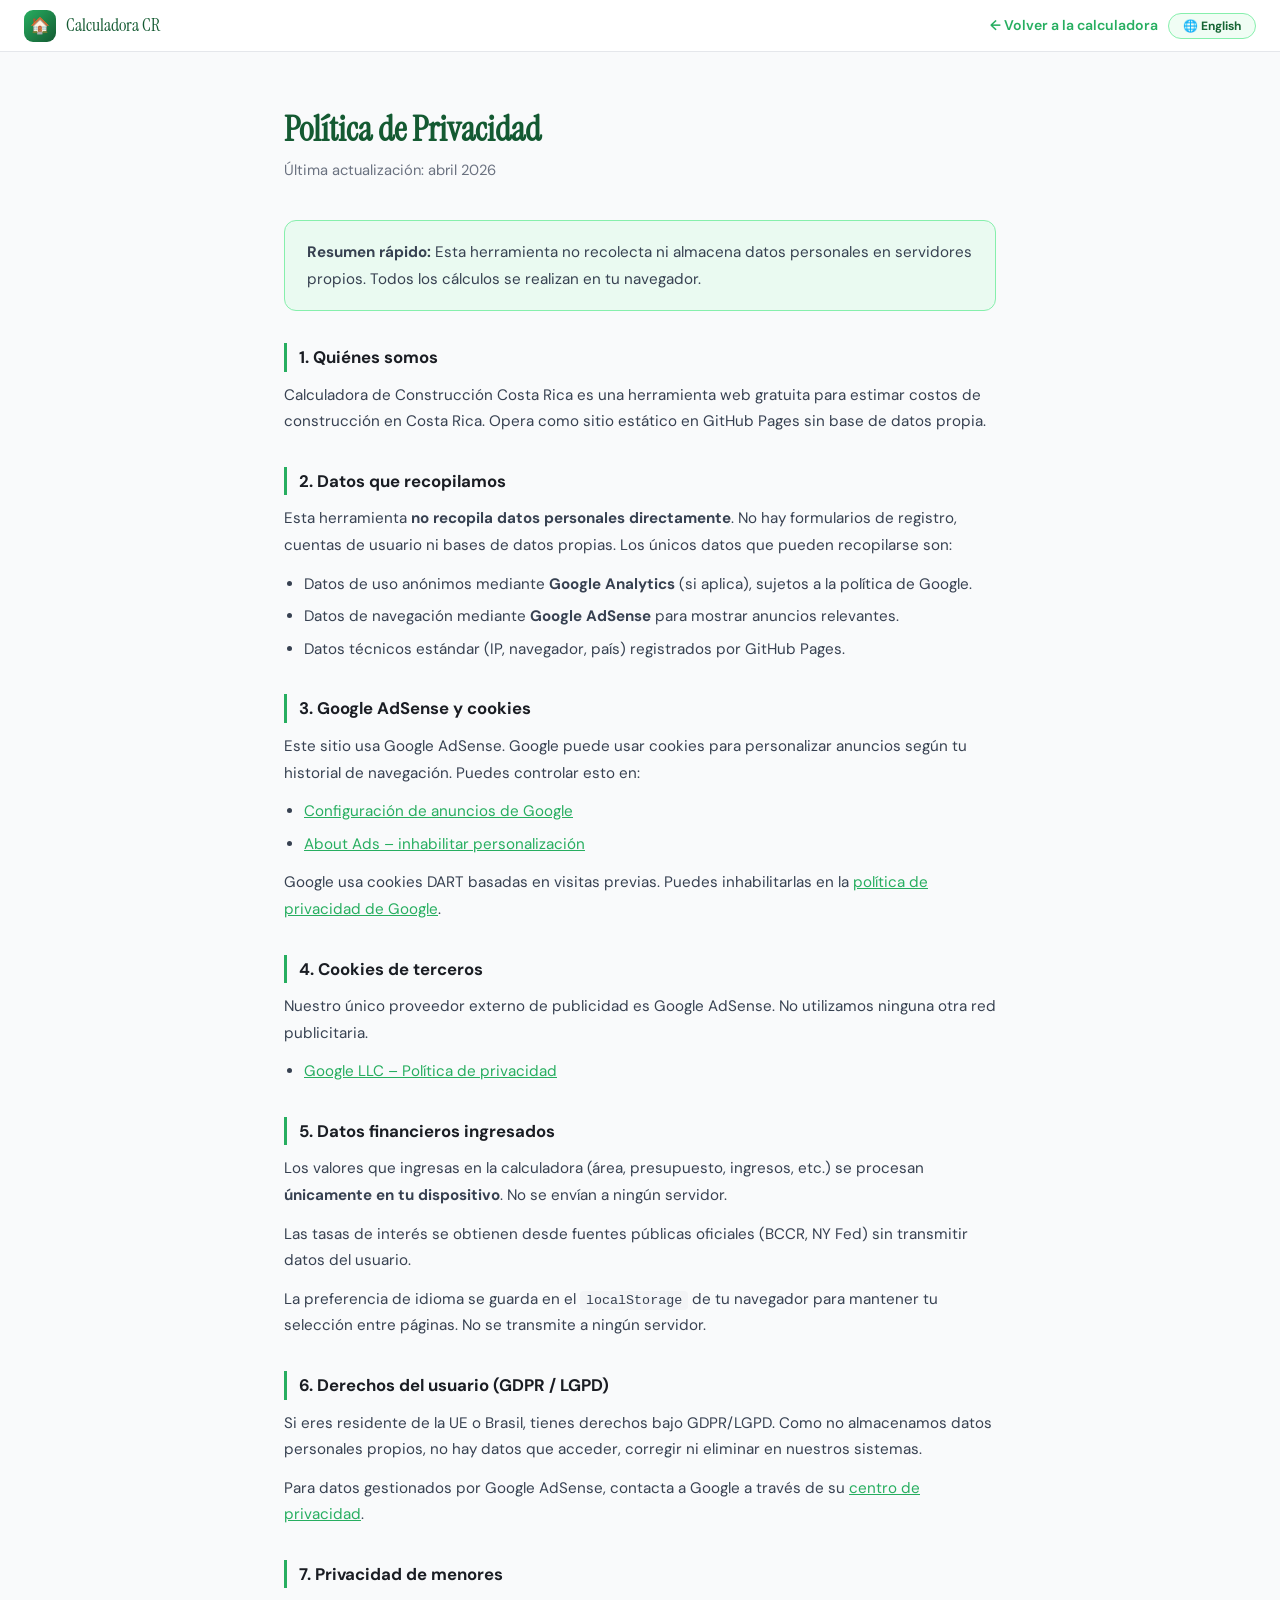
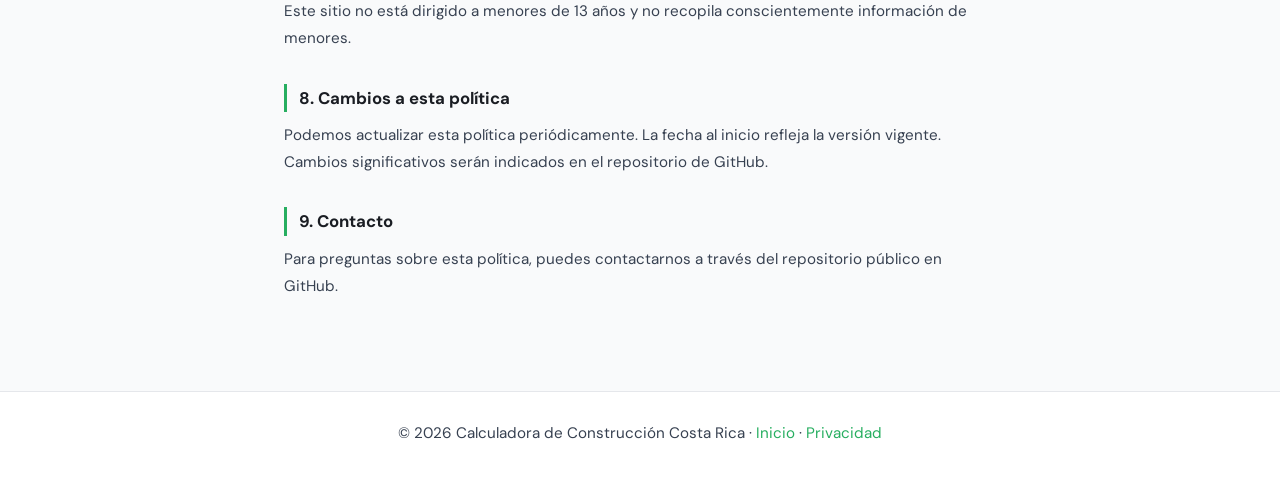
<file: privacy.html>
<!DOCTYPE html>
<html lang="es">
<head>
  <script async src="https://pagead2.googlesyndication.com/pagead/js/adsbygoogle.js?client=ca-pub-5515541580647235" crossorigin="anonymous"></script>
  <meta charset="UTF-8">
  <meta name="author" content="Calculadora de Construcción Costa Rica">
  <meta name="viewport" content="width=device-width, initial-scale=1.0">
  <title>Política de Privacidad – Calculadora de Construcción Costa Rica</title>
  <meta name="description" content="Política de privacidad de Calculadora de Construcción Costa Rica. Conoce cómo tratamos tu información.">
  <link rel="canonical" href="https://calculadoraconstruccioncr.github.io/privacy.html">
  <link rel="preconnect" href="https://fonts.googleapis.com">
  <link href="https://fonts.googleapis.com/css2?family=Instrument+Serif:ital@0;1&family=DM+Sans:wght@300;400;500;600;700&display=swap" rel="stylesheet">
  <style>
    *, *::before, *::after { box-sizing: border-box; margin: 0; padding: 0; }
    :root {
      --green-800: #145a32; --green-600: #27ae60; --green-50: #eafaf1;
      --gray-900: #1a1d23; --gray-500: #6b7280; --gray-200: #e5e7eb;
      --gray-50: #f9fafb;
    }
    html { scroll-behavior: smooth; }
    body { font-family: 'DM Sans', sans-serif; background: var(--gray-50); color: var(--gray-900); line-height: 1.7; }
    nav {
      position: sticky; top: 0; z-index: 100;
      background: rgba(255,255,255,0.96); backdrop-filter: blur(16px);
      border-bottom: 1px solid var(--gray-200);
      padding: 0 24px; min-height: 52px;
      display: flex; align-items: center; justify-content: space-between; gap: 12px;
    }
    .nav-brand {
      display: flex; align-items: center; gap: 10px;
      font-family: 'Instrument Serif', serif;
      font-size: 1.15rem; color: var(--green-800); text-decoration: none; flex-shrink: 0;
    }
    .logo-dot {
      width: 32px; height: 32px; border-radius: 9px;
      background: linear-gradient(135deg, var(--green-600), var(--green-800));
      display: flex; align-items: center; justify-content: center; font-size: 16px;
    }
    .nav-right { display: flex; align-items: center; gap: 10px; }
    .nav-back { color: var(--green-600); font-size: 0.88rem; text-decoration: none; font-weight: 600; white-space: nowrap; }
    .nav-back:hover { text-decoration: underline; }
    #lang-btn {
      background: #f0fdf4; border: 1.5px solid #86efac; border-radius: 20px;
      padding: 4px 14px; font-size: 0.75rem; font-weight: 700; cursor: pointer;
      color: #166534; white-space: nowrap; font-family: 'DM Sans', sans-serif;
    }
    #lang-btn:hover { background: #dcfce7; }
    .container { max-width: 760px; margin: 0 auto; padding: 56px 24px 80px; }
    h1 { font-family: 'Instrument Serif', serif; font-size: 2.2rem; color: var(--green-800); margin-bottom: 8px; line-height: 1.2; }
    .subtitle { color: var(--gray-500); margin-bottom: 36px; font-size: 0.92rem; }
    h2 { font-size: 1.05rem; color: var(--gray-900); margin: 32px 0 10px; font-weight: 700; padding-left: 12px; border-left: 3px solid var(--green-600); }
    p, li { color: #374151; font-size: 0.95rem; margin-bottom: 12px; line-height: 1.75; }
    ul { padding-left: 20px; margin-bottom: 12px; }
    li { margin-bottom: 6px; }
    a { color: var(--green-600); }
    a:hover { text-decoration: underline; }
    code { background: #f3f4f6; padding: 2px 6px; border-radius: 4px; font-size: 0.88em; }
    .highlight-box { background: var(--green-50); border: 1px solid #86efac; border-radius: 12px; padding: 18px 22px; margin: 24px 0; }
    .highlight-box p { margin-bottom: 0; }
    /* Language toggle */
    .lang-en { display: none; }
    body.is-en .lang-en { display: block; }
    body.is-en .lang-es { display: none; }
    footer { text-align: center; padding: 28px 24px; color: var(--gray-500); font-size: 0.82rem; border-top: 1px solid var(--gray-200); background: white; }
    footer a { color: var(--green-600); text-decoration: none; }
    @media (max-width: 500px) { .container { padding: 32px 16px 60px; } h1 { font-size: 1.7rem; } }
  </style>
</head>
<body>

<nav>
  <a href="index.html" class="nav-brand">
    <div class="logo-dot">🏠</div>
    Calculadora CR
  </a>
  <div class="nav-right">
    <a href="index.html" class="nav-back">
      <span class="lang-es">← Volver a la calculadora</span>
      <span class="lang-en">← Back to calculator</span>
    </a>
    <button id="lang-btn" onclick="togglePrivacyLang()">🌐 English</button>
  </div>
</nav>

<div class="container">

  <!-- ═══════════ ESPAÑOL ═══════════ -->
  <div class="lang-es">
    <h1>Política de Privacidad</h1>
    <p class="subtitle">Última actualización: abril 2026</p>
    <div class="highlight-box">
      <p><strong>Resumen rápido:</strong> Esta herramienta no recolecta ni almacena datos personales en servidores propios. Todos los cálculos se realizan en tu navegador.</p>
    </div>
    <h2>1. Quiénes somos</h2>
    <p>Calculadora de Construcción Costa Rica es una herramienta web gratuita para estimar costos de construcción en Costa Rica. Opera como sitio estático en GitHub Pages sin base de datos propia.</p>
    <h2>2. Datos que recopilamos</h2>
    <p>Esta herramienta <strong>no recopila datos personales directamente</strong>. No hay formularios de registro, cuentas de usuario ni bases de datos propias. Los únicos datos que pueden recopilarse son:</p>
    <ul>
      <li>Datos de uso anónimos mediante <strong>Google Analytics</strong> (si aplica), sujetos a la política de Google.</li>
      <li>Datos de navegación mediante <strong>Google AdSense</strong> para mostrar anuncios relevantes.</li>
      <li>Datos técnicos estándar (IP, navegador, país) registrados por GitHub Pages.</li>
    </ul>
    <h2>3. Google AdSense y cookies</h2>
    <p>Este sitio usa Google AdSense. Google puede usar cookies para personalizar anuncios según tu historial de navegación. Puedes controlar esto en:</p>
    <ul>
      <li><a href="https://adssettings.google.com" target="_blank" rel="noopener noreferrer">Configuración de anuncios de Google</a></li>
      <li><a href="https://optout.aboutads.info/" target="_blank" rel="noopener noreferrer">About Ads – inhabilitar personalización</a></li>
    </ul>
    <p>Google usa cookies DART basadas en visitas previas. Puedes inhabilitarlas en la <a href="https://policies.google.com/privacy" target="_blank" rel="noopener noreferrer">política de privacidad de Google</a>.</p>
    <h2>4. Cookies de terceros</h2>
    <p>Nuestro único proveedor externo de publicidad es Google AdSense. No utilizamos ninguna otra red publicitaria.</p>
    <ul>
      <li><a href="https://policies.google.com/privacy" target="_blank" rel="noopener noreferrer">Google LLC – Política de privacidad</a></li>
    </ul>
    <h2 id="cookies">5. Datos financieros ingresados</h2>
    <p>Los valores que ingresas en la calculadora (área, presupuesto, ingresos, etc.) se procesan <strong>únicamente en tu dispositivo</strong>. No se envían a ningún servidor.</p>
    <p>Las tasas de interés se obtienen desde fuentes públicas oficiales (BCCR, NY Fed) sin transmitir datos del usuario.</p>
    <p>La preferencia de idioma se guarda en el <code>localStorage</code> de tu navegador para mantener tu selección entre páginas. No se transmite a ningún servidor.</p>
    <h2>6. Derechos del usuario (GDPR / LGPD)</h2>
    <p>Si eres residente de la UE o Brasil, tienes derechos bajo GDPR/LGPD. Como no almacenamos datos personales propios, no hay datos que acceder, corregir ni eliminar en nuestros sistemas.</p>
    <p>Para datos gestionados por Google AdSense, contacta a Google a través de su <a href="https://policies.google.com/privacy" target="_blank" rel="noopener noreferrer">centro de privacidad</a>.</p>
    <h2>7. Privacidad de menores</h2>
    <p>Este sitio no está dirigido a menores de 13 años y no recopila conscientemente información de menores.</p>
    <h2>8. Cambios a esta política</h2>
    <p>Podemos actualizar esta política periódicamente. La fecha al inicio refleja la versión vigente. Cambios significativos serán indicados en el repositorio de GitHub.</p>
    <h2>9. Contacto</h2>
    <p>Para preguntas sobre esta política, puedes contactarnos a través del repositorio público en GitHub.</p>
  </div>

  <!-- ═══════════ ENGLISH ═══════════ -->
  <div class="lang-en">
    <h1>Privacy Policy</h1>
    <p class="subtitle">Last updated: April 2026</p>
    <div class="highlight-box">
      <p><strong>Quick summary:</strong> This tool does not collect or store personal data on its own servers. All calculations are performed in your browser.</p>
    </div>
    <h2>1. Who we are</h2>
    <p>Calculadora de Construcción Costa Rica is a free web tool for estimating construction costs in Costa Rica. It operates as a static site on GitHub Pages with no proprietary database.</p>
    <h2>2. Data we collect</h2>
    <p>This tool <strong>does not directly collect personal data</strong>. There are no registration forms, user accounts or proprietary databases. The only data that may be collected is:</p>
    <ul>
      <li>Anonymous usage data via <strong>Google Analytics</strong> (if applicable), subject to Google's policy.</li>
      <li>Browsing data via <strong>Google AdSense</strong> to display relevant ads.</li>
      <li>Standard technical access data (IP, browser, country) logged by GitHub Pages.</li>
    </ul>
    <h2>3. Google AdSense and cookies</h2>
    <p>This site uses Google AdSense. Google may use cookies to personalize ads based on your browsing history. You can control this at:</p>
    <ul>
      <li><a href="https://adssettings.google.com" target="_blank" rel="noopener noreferrer">Google Ad Settings</a></li>
      <li><a href="https://optout.aboutads.info/" target="_blank" rel="noopener noreferrer">About Ads – opt out of personalization</a></li>
    </ul>
    <p>Google uses DART cookies based on prior visits to this and other websites. You can disable them via <a href="https://policies.google.com/privacy" target="_blank" rel="noopener noreferrer">Google's privacy policy</a>.</p>
    <h2>4. Third-party cookies</h2>
    <p>Our only external advertising provider is Google AdSense. We do not use any other third-party ad networks.</p>
    <ul>
      <li><a href="https://policies.google.com/privacy" target="_blank" rel="noopener noreferrer">Google LLC – Privacy Policy</a></li>
    </ul>
    <h2 id="cookies">5. Financial data entered</h2>
    <p>Values you enter into the calculator (area, budget, income, etc.) are processed <strong>only on your device</strong>. They are not sent to any server.</p>
    <p>Interest rates are retrieved from official public sources (BCCR, NY Fed) without transmitting user data.</p>
    <p>Your language preference is saved in your browser's <code>localStorage</code> to maintain your selection across pages. It is not transmitted to any server.</p>
    <h2>6. User rights (GDPR / LGPD)</h2>
    <p>If you are a resident of the EU or Brazil, you have rights under GDPR/LGPD. Since we do not store personal data ourselves, there is no data to access, correct or delete in our systems.</p>
    <p>For data managed by Google AdSense, contact Google directly through their <a href="https://policies.google.com/privacy" target="_blank" rel="noopener noreferrer">privacy center</a>.</p>
    <h2>7. Children's privacy</h2>
    <p>This site is not directed at children under 13 and does not knowingly collect information from minors.</p>
    <h2>8. Changes to this policy</h2>
    <p>We may update this policy periodically. The date at the top reflects the current version. Significant changes will be noted in the GitHub repository.</p>
    <h2>9. Contact</h2>
    <p>For questions about this privacy policy, contact us through the public repository on GitHub.</p>
  </div>

</div>

<footer>
  <p>
    <span class="lang-es">© 2026 Calculadora de Construcción Costa Rica · <a href="index.html">Inicio</a> · <a href="privacy.html">Privacidad</a></span>
    <span class="lang-en">© 2026 Calculadora de Construcción Costa Rica · <a href="index.html">Home</a> · <a href="privacy.html">Privacy</a></span>
  </p>
</footer>

<script>
  var currentLang = 'es';

  function applyLang(lang) {
    currentLang = (lang === 'en') ? 'en' : 'es';
    var isEn = currentLang === 'en';
    document.body.classList.toggle('is-en', isEn);
    document.documentElement.lang = isEn ? 'en' : 'es';
    document.getElementById('lang-btn').textContent = isEn ? '🌐 Español' : '🌐 English';
    try { localStorage.setItem('calc-cr-lang', currentLang); } catch(e) {}
  }

  function togglePrivacyLang() {
    applyLang(currentLang === 'es' ? 'en' : 'es');
  }

  // On load: sync language from main page via localStorage, or URL param
  (function() {
    var saved = 'es';
    try { saved = localStorage.getItem('calc-cr-lang') || 'es'; } catch(e) {}
    var urlLang = new URLSearchParams(window.location.search).get('lang');
    if (urlLang === 'en' || urlLang === 'es') saved = urlLang;
    applyLang(saved);
  })();
</script>

</body>
</html>
</file>
